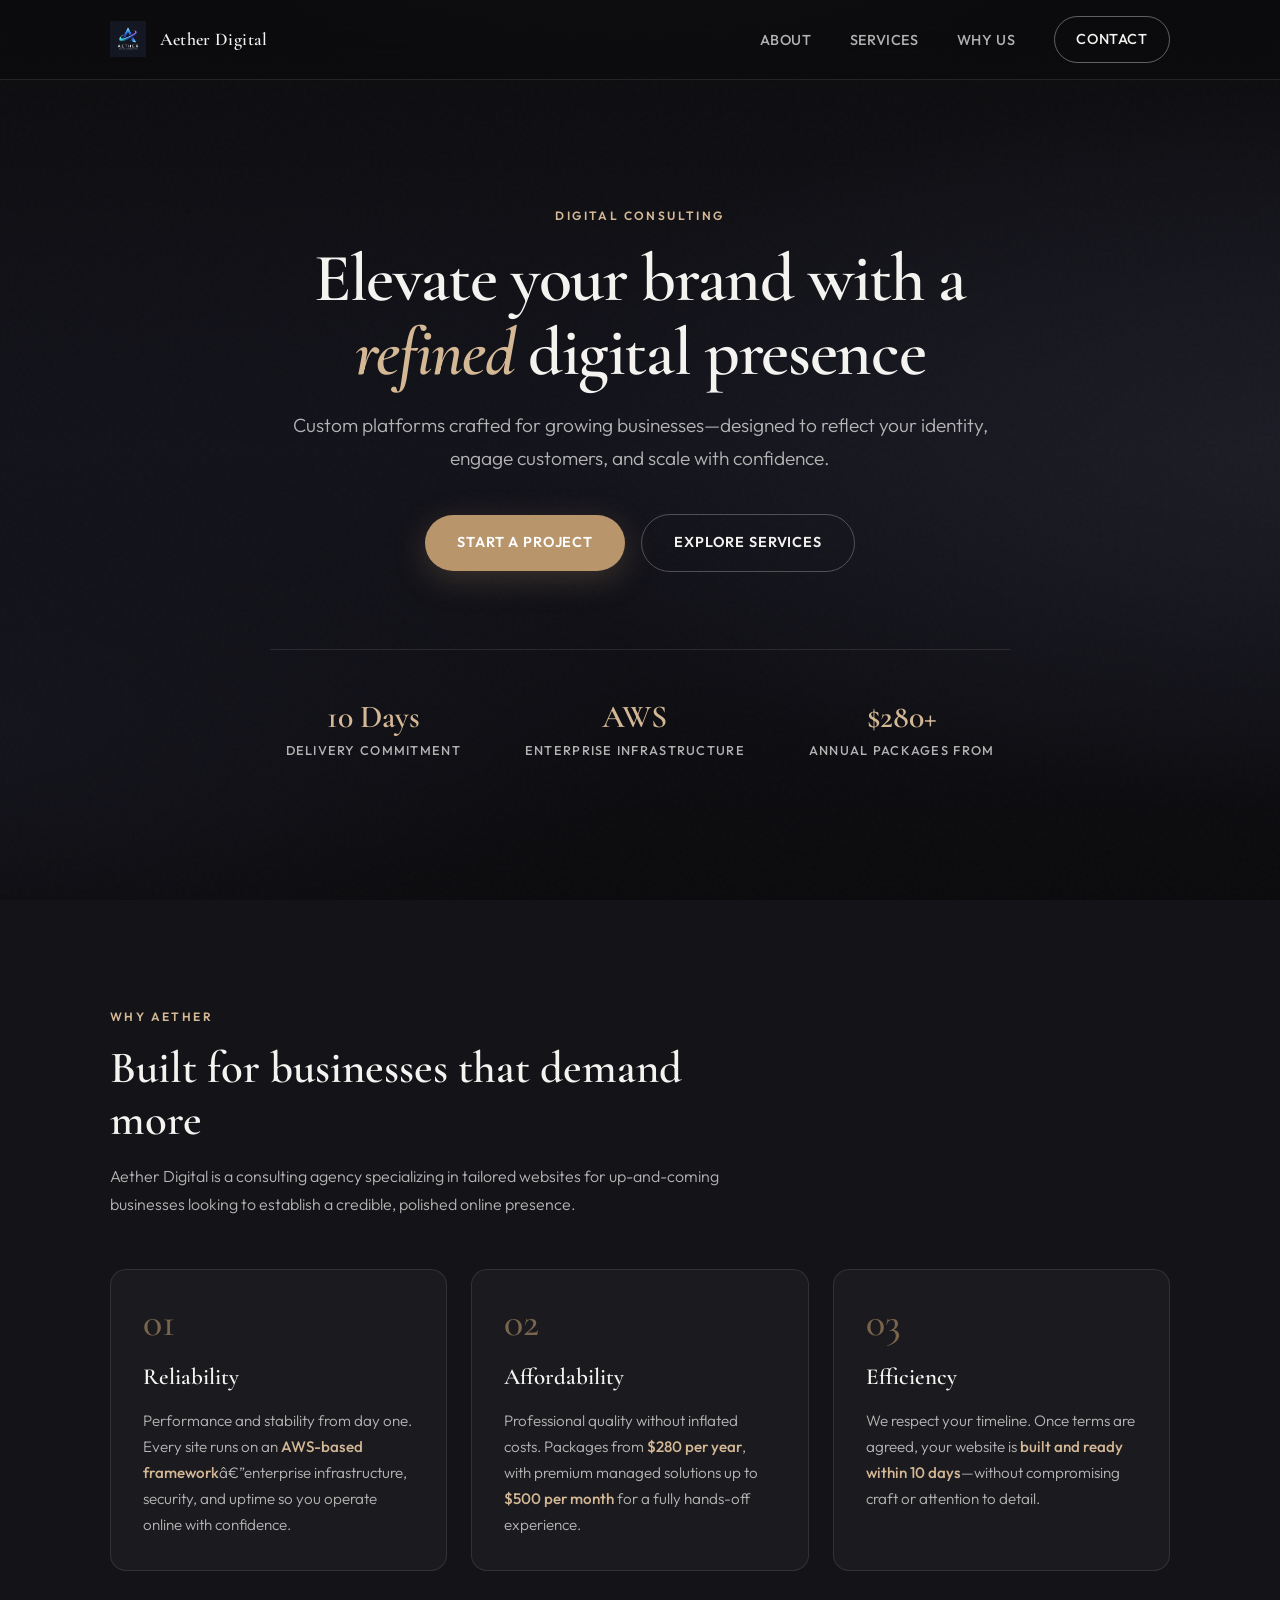
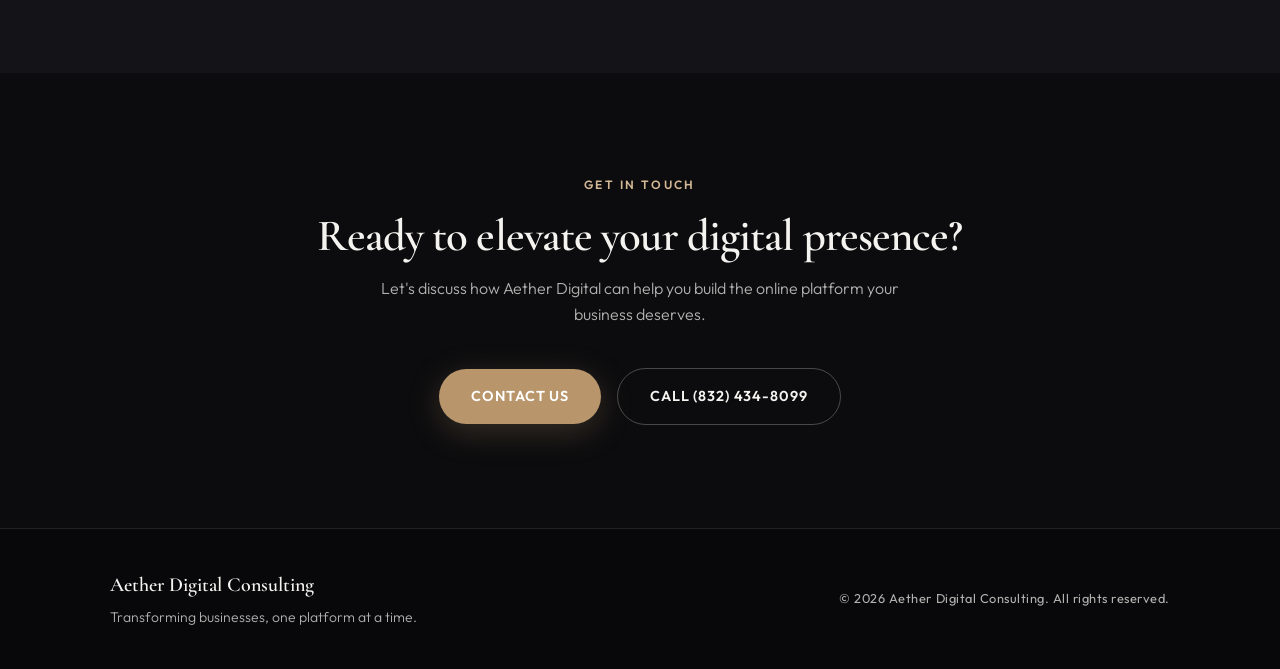
<file: index.html>
<!DOCTYPE html>
<html lang="en">
<head>
  <meta charset="UTF-8" />
  <meta name="viewport" content="width=device-width, initial-scale=1.0" />

  <title>Aether Digital Consulting - Custom Online Platforms for Businesses</title>

  <meta name="description" content="Aether Digital Consulting builds modern, high-performance websites and digital platforms for growing businesses." />

  <meta property="og:type" content="website" />
  <meta property="og:site_name" content="Aether Digital Consulting" />
  <meta property="og:title" content="Aether Digital Consulting" />
  <meta property="og:description" content="Modern websites & digital platforms for growing businesses. Fast turnaround, reliable hosting, and clean design." />
  <meta property="og:url" content="https://aetherdc.com/" />
  <meta property="og:image" content="https://aetherdc.com/og-image.png" />
  <meta property="og:image:width" content="1200" />
  <meta property="og:image:height" content="630" />
  <meta property="og:image:alt" content="Aether Digital Consulting logo" />

  <meta name="twitter:card" content="summary_large_image" />
  <meta name="twitter:title" content="Aether Digital Consulting" />
  <meta name="twitter:description" content="Modern websites & digital platforms for growing businesses." />
  <meta name="twitter:image" content="https://aetherdc.com/og-image.png" />

  <link rel="icon" href="https://aetherdc.com/logo.png" />
  <link rel="apple-touch-icon" href="https://aetherdc.com/logo.png" />

  <link rel="preconnect" href="https://fonts.googleapis.com" />
  <link rel="preconnect" href="https://fonts.gstatic.com" crossorigin />
  <link href="https://fonts.googleapis.com/css2?family=Cormorant+Garamond:ital,wght@0,400;0,500;0,600;0,700;1,400&family=Outfit:wght@300;400;500;600;700&display=swap" rel="stylesheet" />
  <link rel="stylesheet" href="styles.css" />

</head>

<body>
  <nav id="nav">
    <div class="container">
      <a href="index.html" class="logo" aria-label="Aether Digital Consulting home">
        <img src="logo.png" alt="" class="logo-img" width="36" height="36" />
        <span class="logo-text">Aether Digital</span>
      </a>

      <button class="nav-toggle" type="button" aria-label="Toggle menu" aria-expanded="false" aria-controls="nav-menu">
        <span></span><span></span><span></span>
      </button>

      <ul class="nav-links" id="nav-menu">
        <li><a href="about.html">About</a></li>
        <li><a href="services.html">Services</a></li>
        <li><a href="portfolio.html">Why Us</a></li>
        <li><a href="contact.html" class="nav-cta">Contact</a></li>
      </ul>
    </div>
  </nav>
  <section class="hero">
    <div class="hero-inner container">
      <p class="eyebrow eyebrow--light">Digital Consulting</p>
      <h1>Elevate your brand with a <em>refined</em> digital presence</h1>
      <p class="hero-lead">Custom platforms crafted for growing businesses—designed to reflect your identity, engage customers, and scale with confidence.</p>
      <div class="hero-actions">
        <a href="contact.html" class="btn btn-primary">Start a Project</a>
        <a href="services.html" class="btn btn-ghost">Explore Services</a>
      </div>
      <div class="hero-stats">
        <div class="hero-stat">
          <strong>10 Days</strong>
          <span>Delivery commitment</span>
        </div>
        <div class="hero-stat">
          <strong>AWS</strong>
          <span>Enterprise infrastructure</span>
        </div>
        <div class="hero-stat">
          <strong>$280+</strong>
          <span>Annual packages from</span>
        </div>
      </div>
    </div>
  </section>

  <section class="aether-section" id="about">
    <div class="container">
      <div class="aether-header">
        <p class="eyebrow eyebrow--light">Why Aether</p>
        <h2 class="aether-title">Built for businesses that demand more</h2>
        <p class="aether-subtitle">
          Aether Digital is a consulting agency specializing in tailored websites for up-and-coming businesses
          looking to establish a credible, polished online presence.
        </p>
      </div>
      <div class="aether-grid">
        <article class="aether-card">
          <div class="aether-card-num">01</div>
          <h3>Reliability</h3>
          <p>
            Performance and stability from day one. Every site runs on an
            <strong>AWS-based framework</strong>â€”enterprise infrastructure, security, and uptime so you operate online with confidence.
          </p>
        </article>
        <article class="aether-card">
          <div class="aether-card-num">02</div>
          <h3>Affordability</h3>
          <p>
            Professional quality without inflated costs. Packages from <strong>$280 per year</strong>,
            with premium managed solutions up to <strong>$500 per month</strong> for a fully hands-off experience.
          </p>
        </article>
        <article class="aether-card">
          <div class="aether-card-num">03</div>
          <h3>Efficiency</h3>
          <p>
            We respect your timeline. Once terms are agreed, your website is
            <strong>built and ready within 10 days</strong>—without compromising craft or attention to detail.
          </p>
        </article>
      </div>
    </div>
  </section>


  <section class="cta-section" id="contact">
    <div class="container">
      <p class="eyebrow eyebrow--light" style="text-align:center;display:block;">Get in Touch</p>
      <h2 class="section-title section-title--center">Ready to elevate your digital presence?</h2>
      <p class="section-lead">Let's discuss how Aether Digital can help you build the online platform your business deserves.</p>
      <div class="hero-actions" style="justify-content:center;margin-top:1.5rem;">
        <a href="contact.html" class="btn btn-primary">Contact Us</a>
        <a href="tel:+18324348099" class="btn btn-ghost">Call (832) 434-8099</a>
      </div>
    </div>
  </section>

  <footer>
    <div class="container">
      <div>
        <p class="footer-brand">Aether Digital Consulting</p>
        <p class="footer-tagline">Transforming businesses, one platform at a time.</p>
      </div>
      <p class="footer-copy">&copy; 2026 Aether Digital Consulting. All rights reserved.</p>
    </div>
  </footer>

  <script src="nav.js"></script>
</body>
</html>
</file>
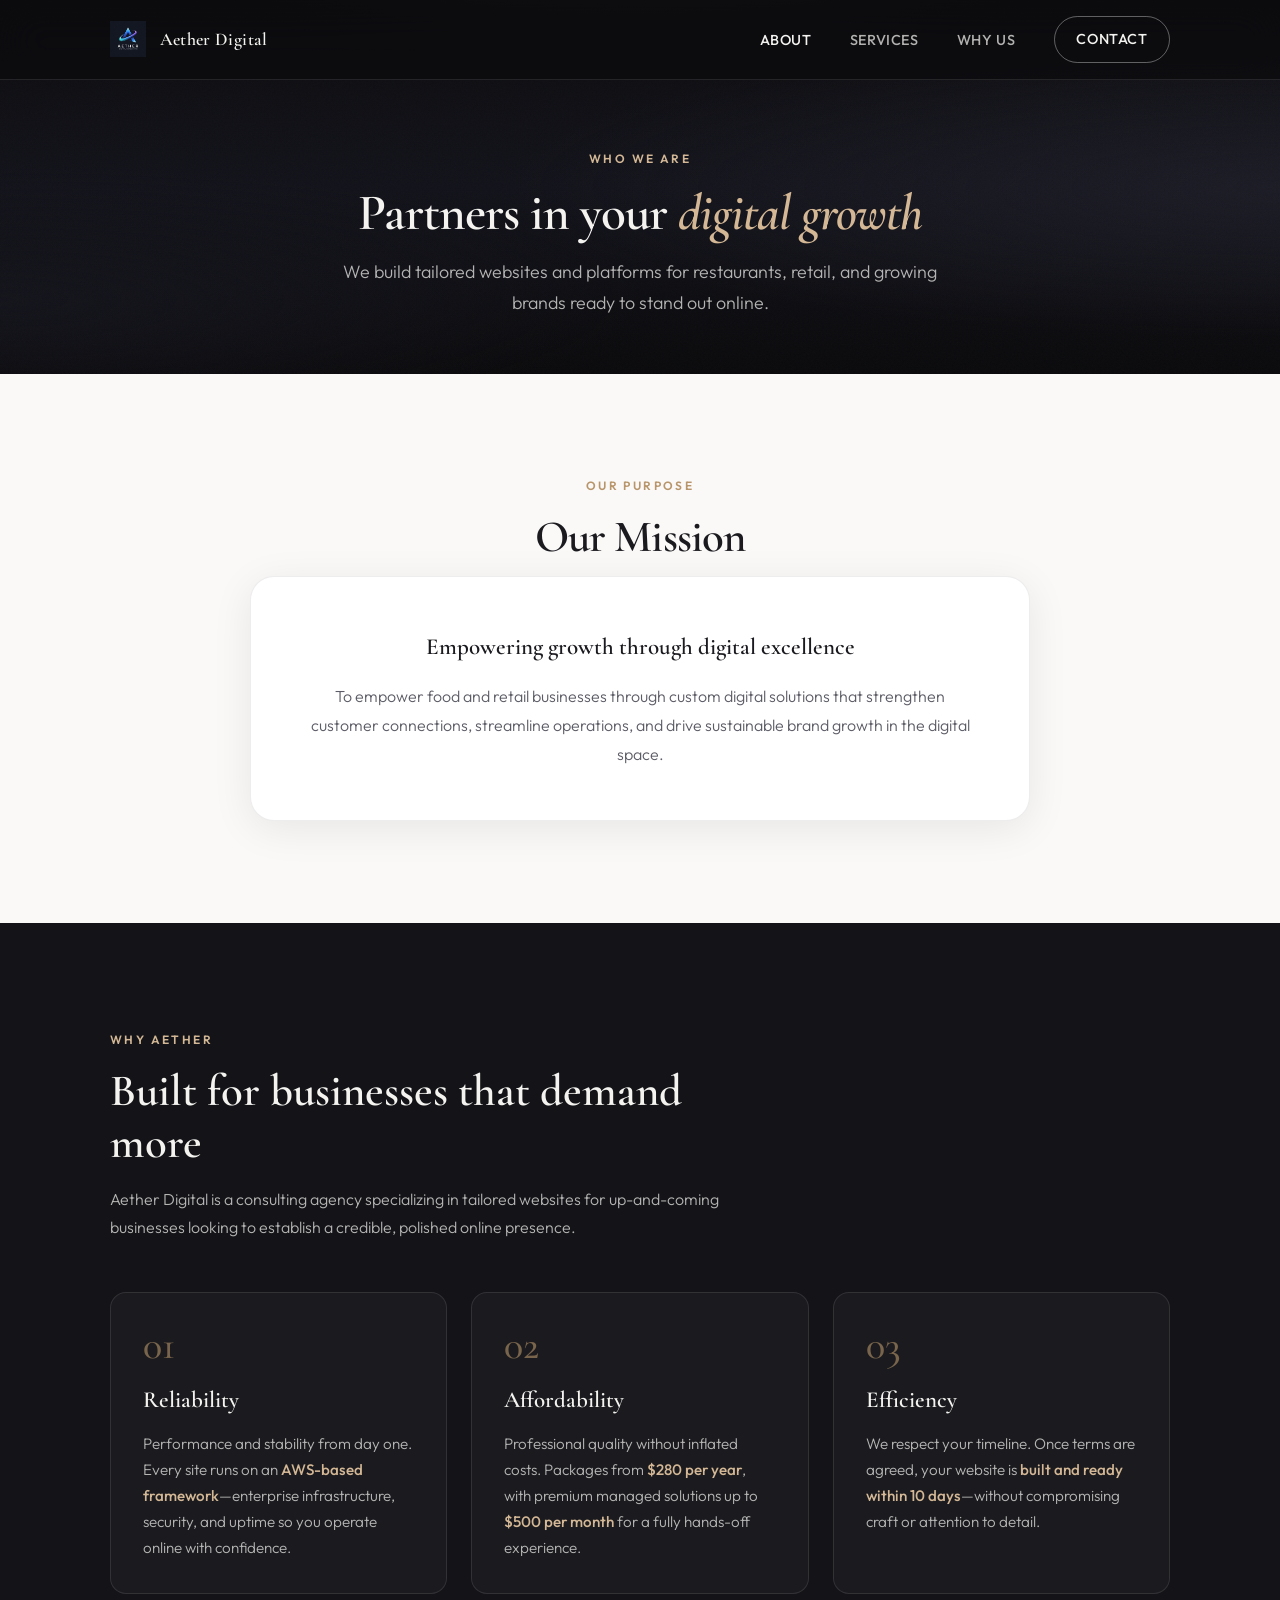
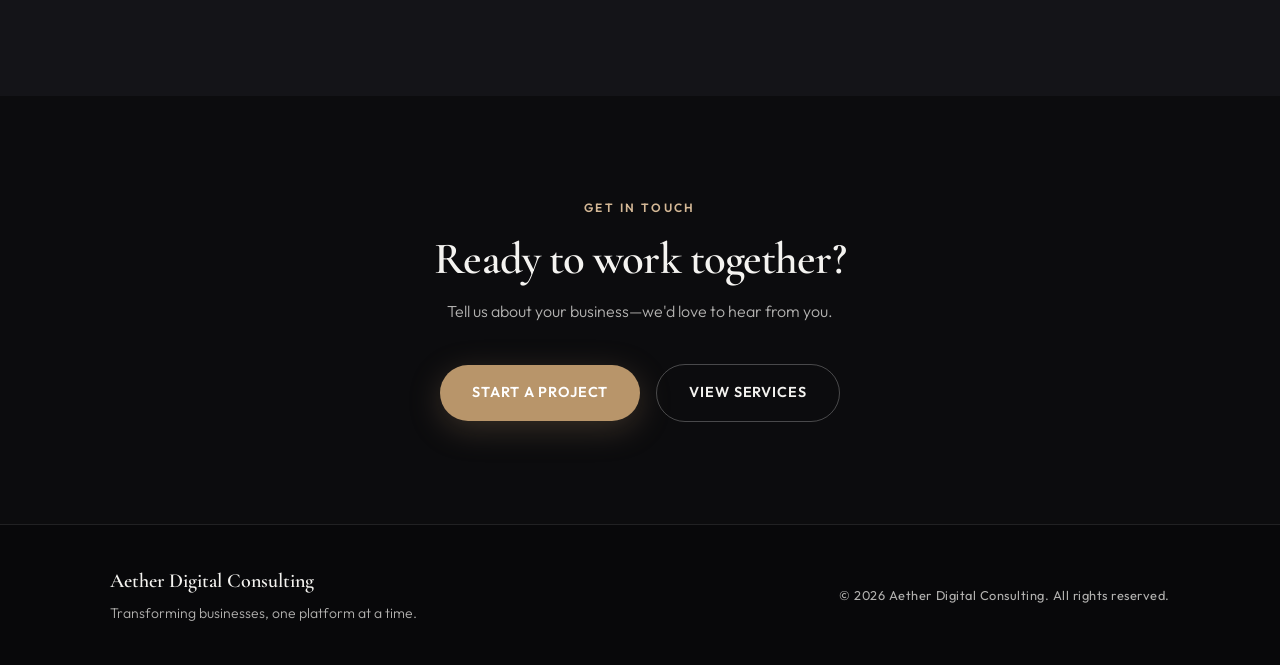
<file: about.html>
<!DOCTYPE html>
<html lang="en">
<head>
  <meta charset="UTF-8" />
  <meta name="viewport" content="width=device-width, initial-scale=1.0" />
  <title>About | Aether Digital Consulting</title>
  <meta name="description" content="Learn about Aether Digital Consulting—our mission, values, and commitment to helping businesses grow online." />
  <link rel="icon" href="https://aetherdc.com/logo.png" />
  <link rel="apple-touch-icon" href="https://aetherdc.com/logo.png" />
  <link rel="preconnect" href="https://fonts.googleapis.com" />
  <link rel="preconnect" href="https://fonts.gstatic.com" crossorigin />
  <link href="https://fonts.googleapis.com/css2?family=Cormorant+Garamond:ital,wght@0,400;0,500;0,600;0,700;1,400&family=Outfit:wght@300;400;500;600;700&display=swap" rel="stylesheet" />
  <link rel="stylesheet" href="styles.css" />
</head>
<body>
  <nav id="nav">
    <div class="container">
      <a href="index.html" class="logo" aria-label="Aether Digital Consulting home">
        <img src="logo.png" alt="" class="logo-img" width="36" height="36" />
        <span class="logo-text">Aether Digital</span>
      </a>
      <button class="nav-toggle" type="button" aria-label="Toggle menu" aria-expanded="false" aria-controls="nav-menu">
        <span></span><span></span><span></span>
      </button>
      <ul class="nav-links" id="nav-menu">
        <li><a href="about.html" class="is-active">About</a></li>
        <li><a href="services.html">Services</a></li>
        <li><a href="portfolio.html">Why Us</a></li>
        <li><a href="contact.html" class="nav-cta">Contact</a></li>
      </ul>
    </div>
  </nav>

  <section class="page-hero">
    <div class="hero-inner container">
      <p class="eyebrow eyebrow--light">Who We Are</p>
      <h1>Partners in your <em>digital growth</em></h1>
      <p class="hero-lead">We build tailored websites and platforms for restaurants, retail, and growing brands ready to stand out online.</p>
    </div>
  </section>

  <section class="mission-vision">
    <div class="container">
      <p class="eyebrow" style="text-align:center;display:block;">Our Purpose</p>
      <h2 class="section-title section-title--center">Our Mission</h2>
      <article class="mission-card">
        <h3>Empowering growth through digital excellence</h3>
        <p>
          To empower food and retail businesses through custom digital solutions that strengthen customer connections,
          streamline operations, and drive sustainable brand growth in the digital space.
        </p>
      </article>
    </div>
  </section>

  <section class="aether-section">
    <div class="container">
      <div class="aether-header">
        <p class="eyebrow eyebrow--light">Why Aether</p>
        <h2 class="aether-title">Built for businesses that demand more</h2>
        <p class="aether-subtitle">
          Aether Digital is a consulting agency specializing in tailored websites for up-and-coming businesses
          looking to establish a credible, polished online presence.
        </p>
      </div>
      <div class="aether-grid">
        <article class="aether-card">
          <div class="aether-card-num">01</div>
          <h3>Reliability</h3>
          <p>
            Performance and stability from day one. Every site runs on an
            <strong>AWS-based framework</strong>—enterprise infrastructure, security, and uptime so you operate online with confidence.
          </p>
        </article>
        <article class="aether-card">
          <div class="aether-card-num">02</div>
          <h3>Affordability</h3>
          <p>
            Professional quality without inflated costs. Packages from <strong>$280 per year</strong>,
            with premium managed solutions up to <strong>$500 per month</strong> for a fully hands-off experience.
          </p>
        </article>
        <article class="aether-card">
          <div class="aether-card-num">03</div>
          <h3>Efficiency</h3>
          <p>
            We respect your timeline. Once terms are agreed, your website is
            <strong>built and ready within 10 days</strong>—without compromising craft or attention to detail.
          </p>
        </article>
      </div>
    </div>
  </section>

  <section class="cta-section">
    <div class="container">
      <p class="eyebrow eyebrow--light" style="text-align:center;display:block;">Get in Touch</p>
      <h2 class="section-title section-title--center">Ready to work together?</h2>
      <p class="section-lead">Tell us about your business—we'd love to hear from you.</p>
      <div class="hero-actions" style="justify-content:center;margin-top:0;">
        <a href="contact.html" class="btn btn-primary">Start a Project</a>
        <a href="services.html" class="btn btn-ghost">View Services</a>
      </div>
    </div>
  </section>

  <footer>
    <div class="container">
      <div>
        <p class="footer-brand">Aether Digital Consulting</p>
        <p class="footer-tagline">Transforming businesses, one platform at a time.</p>
      </div>
      <p class="footer-copy">&copy; 2026 Aether Digital Consulting. All rights reserved.</p>
    </div>
  </footer>

  <script src="nav.js"></script>
</body>
</html>
</file>
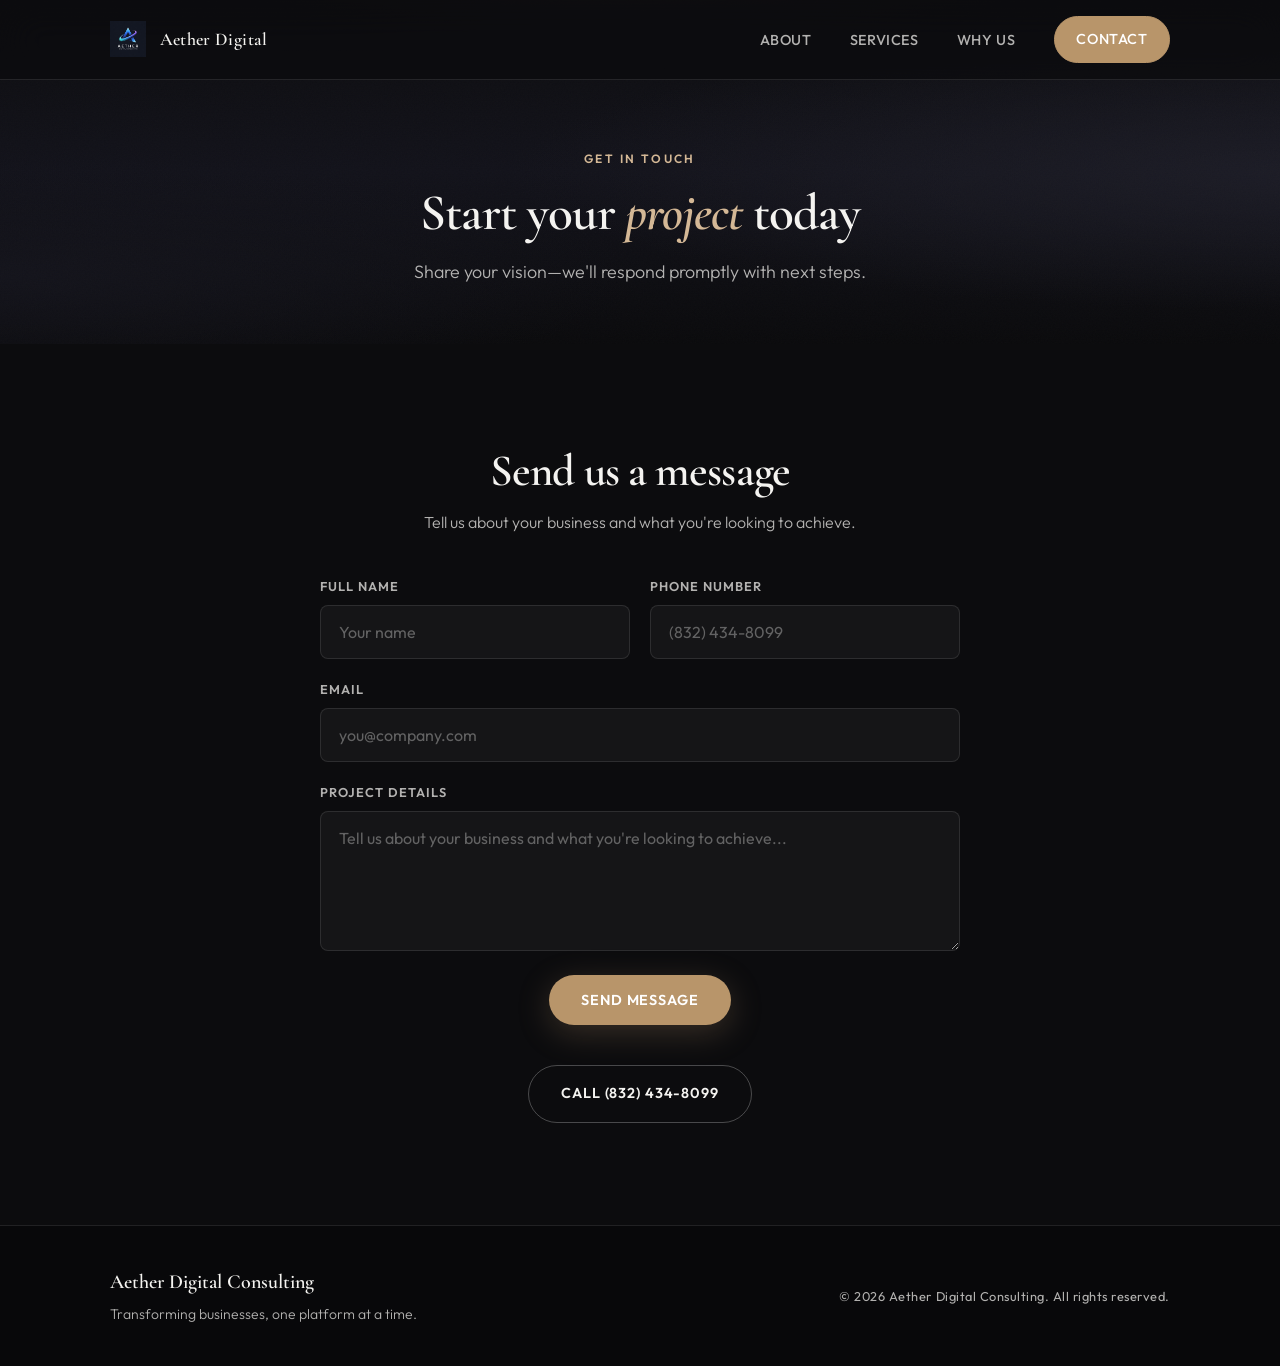
<file: contact.html>
<!DOCTYPE html>
<html lang="en">
<head>
  <meta charset="UTF-8" />
  <meta name="viewport" content="width=device-width, initial-scale=1.0" />
  <title>Contact | Aether Digital Consulting</title>
  <meta name="description" content="Contact Aether Digital Consulting to start your custom website or digital platform project." />
  <link rel="icon" href="https://aetherdc.com/logo.png" />
  <link rel="apple-touch-icon" href="https://aetherdc.com/logo.png" />
  <link rel="preconnect" href="https://fonts.googleapis.com" />
  <link rel="preconnect" href="https://fonts.gstatic.com" crossorigin />
  <link href="https://fonts.googleapis.com/css2?family=Cormorant+Garamond:ital,wght@0,400;0,500;0,600;0,700;1,400&family=Outfit:wght@300;400;500;600;700&display=swap" rel="stylesheet" />
  <link rel="stylesheet" href="styles.css" />
</head>
<body>
  <nav id="nav">
    <div class="container">
      <a href="index.html" class="logo" aria-label="Aether Digital Consulting home">
        <img src="logo.png" alt="" class="logo-img" width="36" height="36" />
        <span class="logo-text">Aether Digital</span>
      </a>
      <button class="nav-toggle" type="button" aria-label="Toggle menu" aria-expanded="false" aria-controls="nav-menu">
        <span></span><span></span><span></span>
      </button>
      <ul class="nav-links" id="nav-menu">
        <li><a href="about.html">About</a></li>
        <li><a href="services.html">Services</a></li>
        <li><a href="portfolio.html">Why Us</a></li>
        <li><a href="contact.html" class="nav-cta is-active">Contact</a></li>
      </ul>
    </div>
  </nav>

  <section class="page-hero">
    <div class="hero-inner container">
      <p class="eyebrow eyebrow--light">Get in Touch</p>
      <h1>Start your <em>project</em> today</h1>
      <p class="hero-lead">Share your vision—we'll respond promptly with next steps.</p>
    </div>
  </section>

  <section class="cta-section" id="contact">
    <div class="container">
      <h2 class="section-title section-title--center">Send us a message</h2>
      <p class="section-lead">Tell us about your business and what you're looking to achieve.</p>

      <form class="contact-form" action="https://formspree.io/f/mrekerrz" method="POST">
        <input type="hidden" name="_redirect" value="https://aetherdc.com/" />

        <div class="contact-grid">
          <div class="field">
            <label for="name">Full Name</label>
            <input id="name" name="name" type="text" placeholder="Your name" required autocomplete="name" />
          </div>
          <div class="field">
            <label for="phone">Phone Number</label>
            <input id="phone" name="phone" type="tel" placeholder="(832) 434-8099" autocomplete="tel" />
          </div>
          <div class="field field-full">
            <label for="email">Email</label>
            <input id="email" name="email" type="email" placeholder="you@company.com" required autocomplete="email" />
          </div>
          <div class="field field-full">
            <label for="message">Project Details</label>
            <textarea id="message" name="message" rows="5" placeholder="Tell us about your business and what you're looking to achieve..." required></textarea>
          </div>
        </div>

        <div class="form-actions">
          <button type="submit" class="btn btn-primary">Send Message</button>
        </div>
      </form>

      <div class="hero-actions" style="justify-content:center;margin-top:2.5rem;">
        <a href="tel:+18324348099" class="btn btn-ghost">Call (832) 434-8099</a>
      </div>
    </div>
  </section>

  <footer>
    <div class="container">
      <div>
        <p class="footer-brand">Aether Digital Consulting</p>
        <p class="footer-tagline">Transforming businesses, one platform at a time.</p>
      </div>
      <p class="footer-copy">&copy; 2026 Aether Digital Consulting. All rights reserved.</p>
    </div>
  </footer>

  <script src="nav.js"></script>
</body>
</html>
</file>
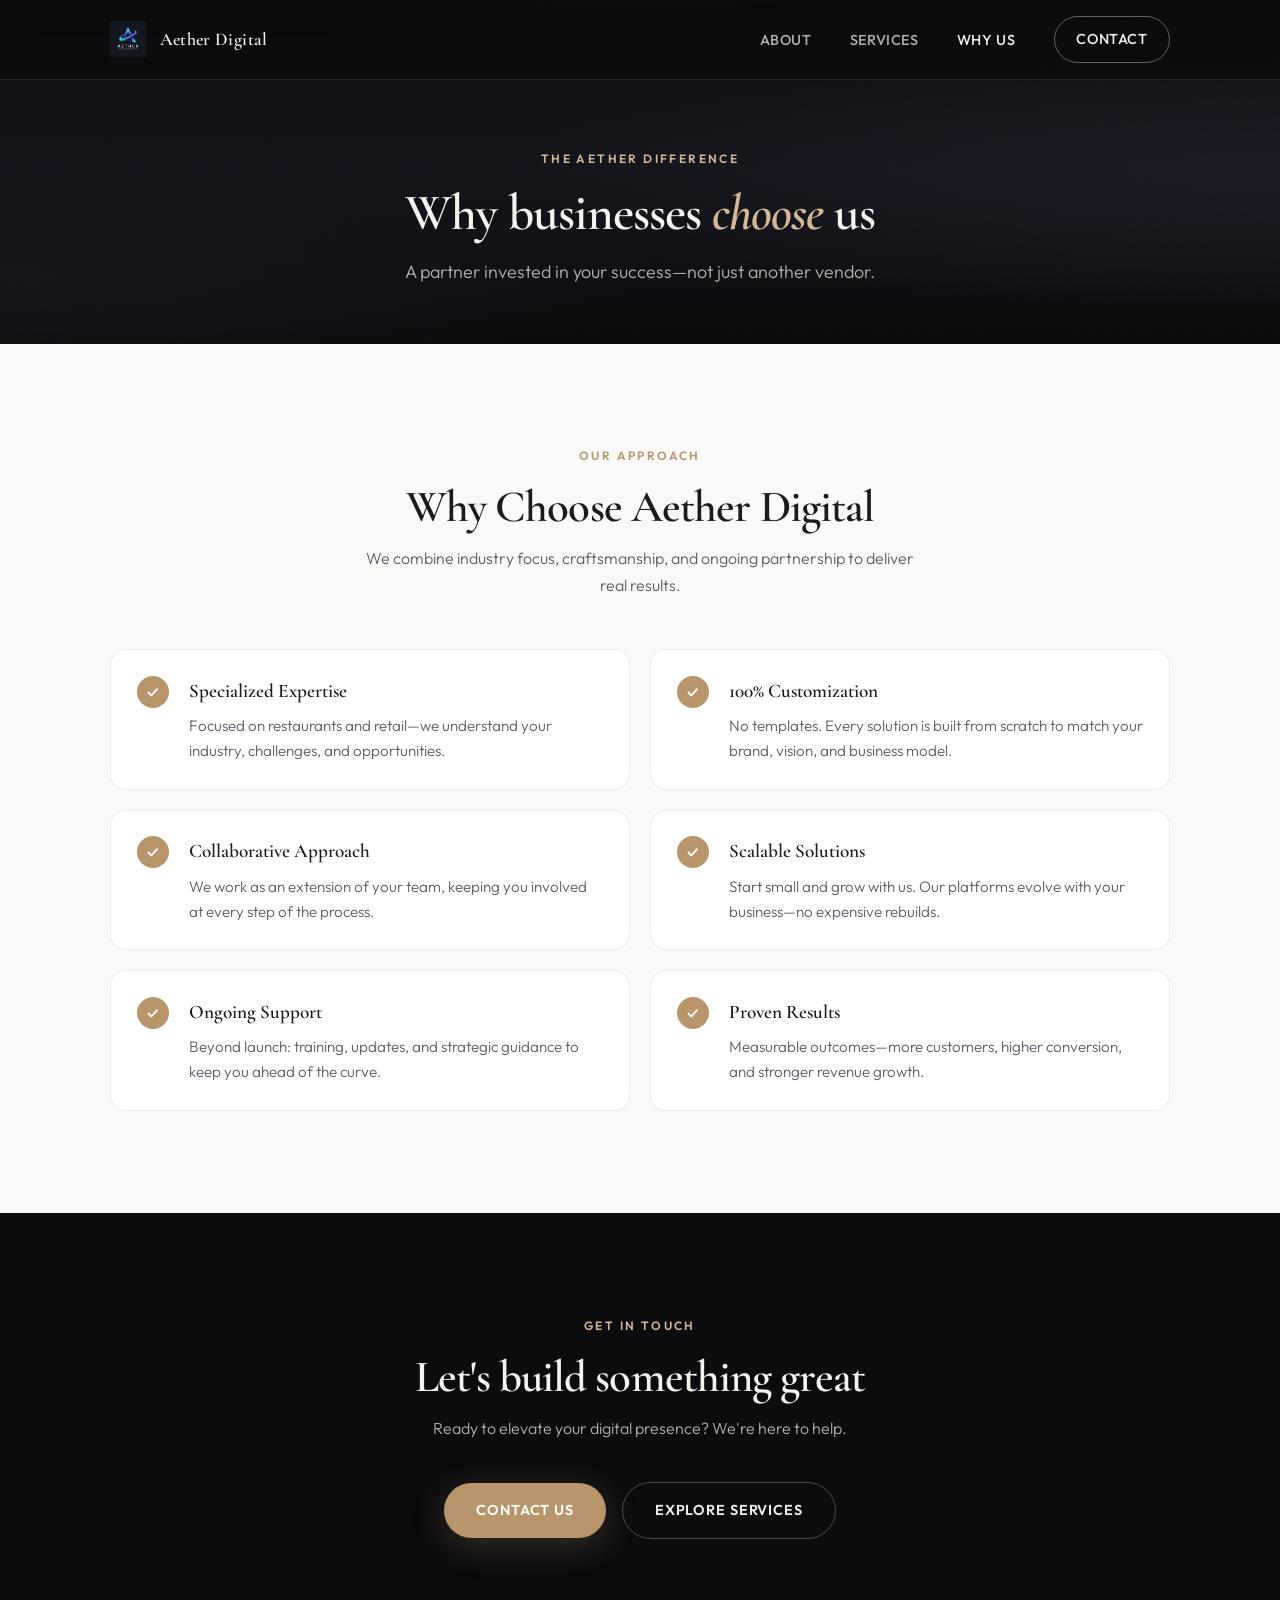
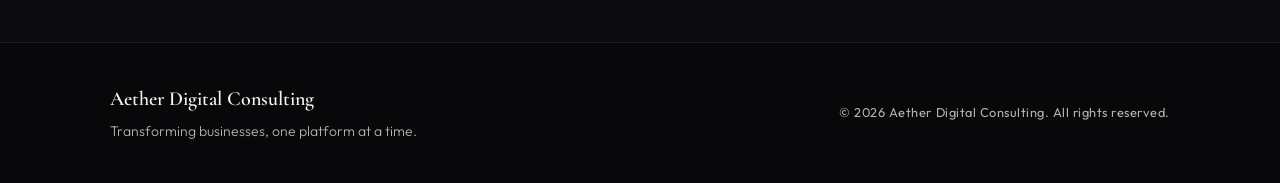
<file: portfolio.html>
<!DOCTYPE html>
<html lang="en">
<head>
  <meta charset="UTF-8" />
  <meta name="viewport" content="width=device-width, initial-scale=1.0" />
  <title>Why Us | Aether Digital Consulting</title>
  <meta name="description" content="Why choose Aether Digital—specialized expertise, custom solutions, collaborative approach, and proven results for restaurants and retail." />
  <link rel="icon" href="https://aetherdc.com/logo.png" />
  <link rel="apple-touch-icon" href="https://aetherdc.com/logo.png" />
  <link rel="preconnect" href="https://fonts.googleapis.com" />
  <link rel="preconnect" href="https://fonts.gstatic.com" crossorigin />
  <link href="https://fonts.googleapis.com/css2?family=Cormorant+Garamond:ital,wght@0,400;0,500;0,600;0,700;1,400&family=Outfit:wght@300;400;500;600;700&display=swap" rel="stylesheet" />
  <link rel="stylesheet" href="styles.css" />
</head>
<body>
  <nav id="nav">
    <div class="container">
      <a href="index.html" class="logo" aria-label="Aether Digital Consulting home">
        <img src="logo.png" alt="" class="logo-img" width="36" height="36" />
        <span class="logo-text">Aether Digital</span>
      </a>
      <button class="nav-toggle" type="button" aria-label="Toggle menu" aria-expanded="false" aria-controls="nav-menu">
        <span></span><span></span><span></span>
      </button>
      <ul class="nav-links" id="nav-menu">
        <li><a href="about.html">About</a></li>
        <li><a href="services.html">Services</a></li>
        <li><a href="portfolio.html" class="is-active">Why Us</a></li>
        <li><a href="contact.html" class="nav-cta">Contact</a></li>
      </ul>
    </div>
  </nav>

  <section class="page-hero">
    <div class="hero-inner container">
      <p class="eyebrow eyebrow--light">The Aether Difference</p>
      <h1>Why businesses <em>choose</em> us</h1>
      <p class="hero-lead">A partner invested in your success—not just another vendor.</p>
    </div>
  </section>

  <section class="why-us">
    <div class="container">
      <p class="eyebrow" style="text-align:center;display:block;">Our Approach</p>
      <h2 class="section-title section-title--center">Why Choose Aether Digital</h2>
      <p class="section-lead">We combine industry focus, craftsmanship, and ongoing partnership to deliver real results.</p>

      <div class="features-list">
        <div class="feature">
          <div class="feature-icon" aria-hidden="true">&#10003;</div>
          <div>
            <h4>Specialized Expertise</h4>
            <p>Focused on restaurants and retail—we understand your industry, challenges, and opportunities.</p>
          </div>
        </div>
        <div class="feature">
          <div class="feature-icon" aria-hidden="true">&#10003;</div>
          <div>
            <h4>100% Customization</h4>
            <p>No templates. Every solution is built from scratch to match your brand, vision, and business model.</p>
          </div>
        </div>
        <div class="feature">
          <div class="feature-icon" aria-hidden="true">&#10003;</div>
          <div>
            <h4>Collaborative Approach</h4>
            <p>We work as an extension of your team, keeping you involved at every step of the process.</p>
          </div>
        </div>
        <div class="feature">
          <div class="feature-icon" aria-hidden="true">&#10003;</div>
          <div>
            <h4>Scalable Solutions</h4>
            <p>Start small and grow with us. Our platforms evolve with your business—no expensive rebuilds.</p>
          </div>
        </div>
        <div class="feature">
          <div class="feature-icon" aria-hidden="true">&#10003;</div>
          <div>
            <h4>Ongoing Support</h4>
            <p>Beyond launch: training, updates, and strategic guidance to keep you ahead of the curve.</p>
          </div>
        </div>
        <div class="feature">
          <div class="feature-icon" aria-hidden="true">&#10003;</div>
          <div>
            <h4>Proven Results</h4>
            <p>Measurable outcomes—more customers, higher conversion, and stronger revenue growth.</p>
          </div>
        </div>
      </div>
    </div>
  </section>

  <section class="cta-section">
    <div class="container">
      <p class="eyebrow eyebrow--light" style="text-align:center;display:block;">Get in Touch</p>
      <h2 class="section-title section-title--center">Let's build something great</h2>
      <p class="section-lead">Ready to elevate your digital presence? We're here to help.</p>
      <div class="hero-actions" style="justify-content:center;margin-top:0;">
        <a href="contact.html" class="btn btn-primary">Contact Us</a>
        <a href="services.html" class="btn btn-ghost">Explore Services</a>
      </div>
    </div>
  </section>

  <footer>
    <div class="container">
      <div>
        <p class="footer-brand">Aether Digital Consulting</p>
        <p class="footer-tagline">Transforming businesses, one platform at a time.</p>
      </div>
      <p class="footer-copy">&copy; 2026 Aether Digital Consulting. All rights reserved.</p>
    </div>
  </footer>

  <script src="nav.js"></script>
</body>
</html>
</file>
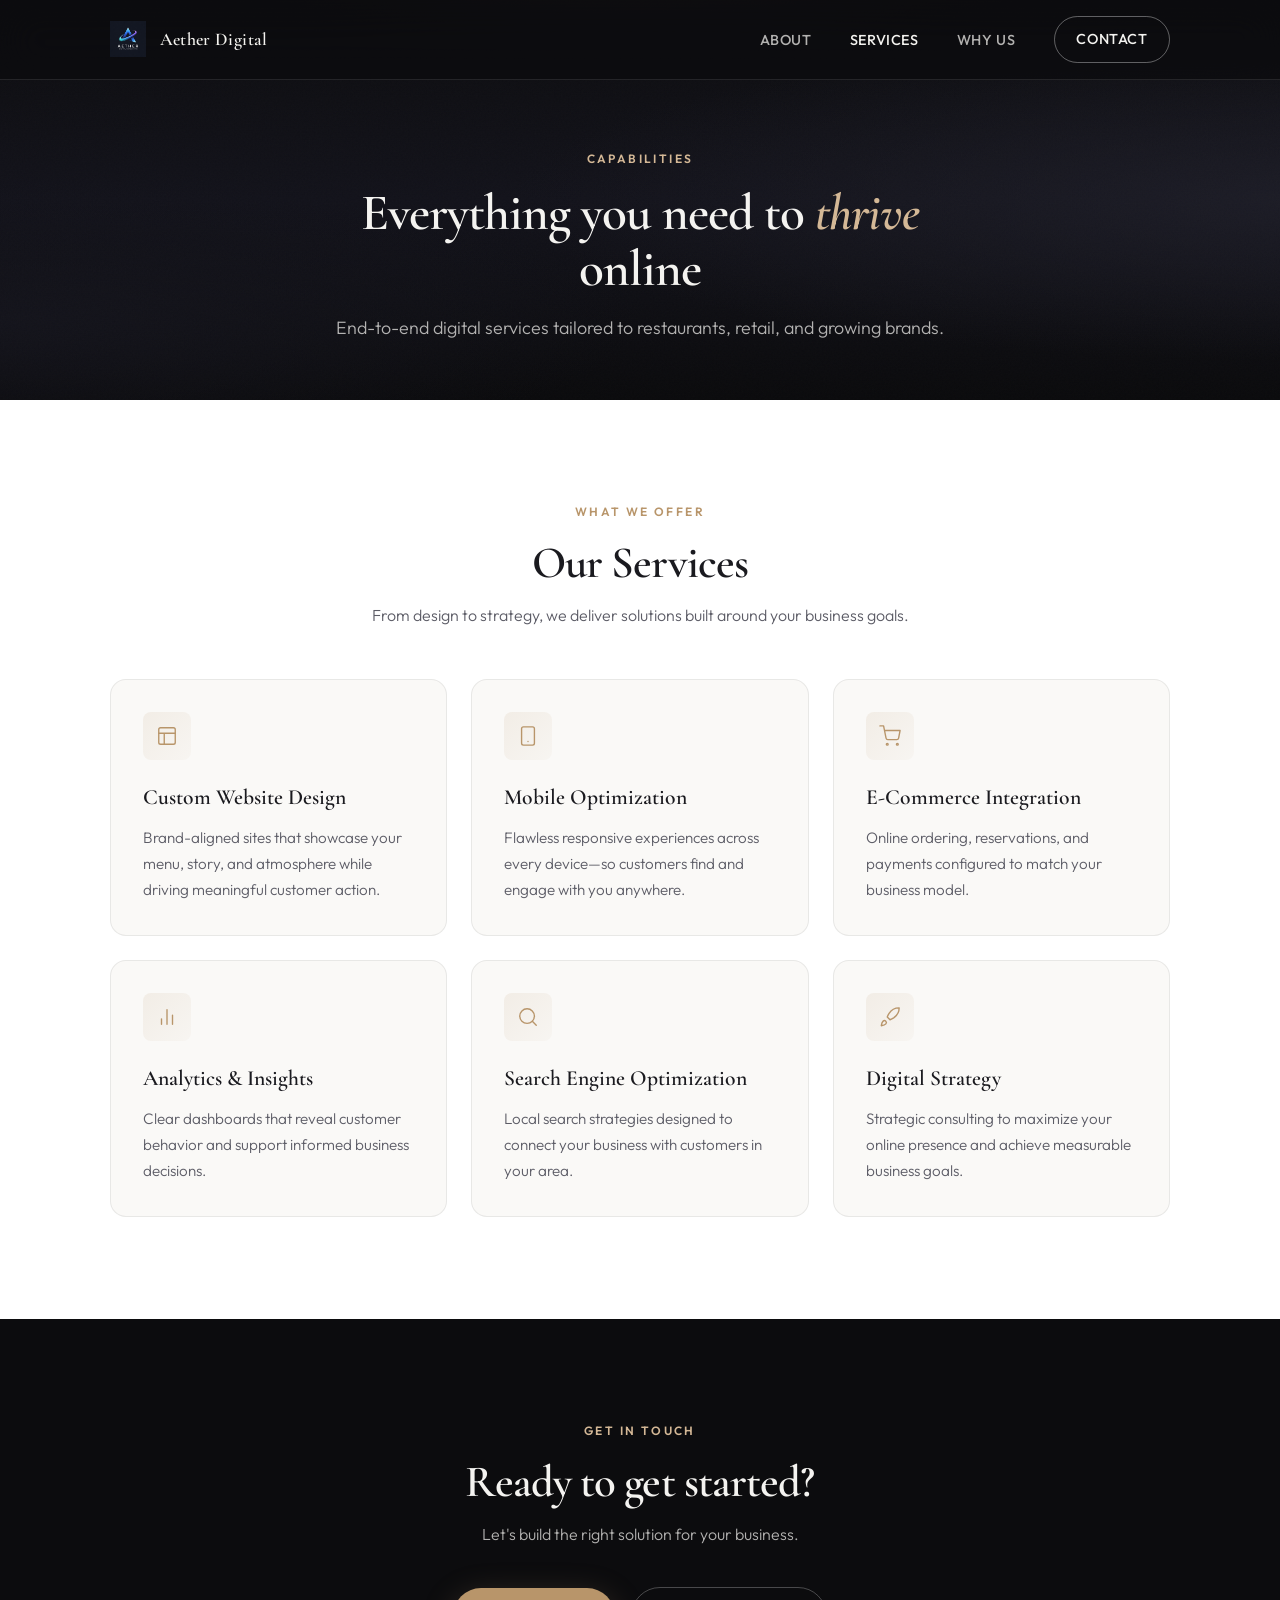
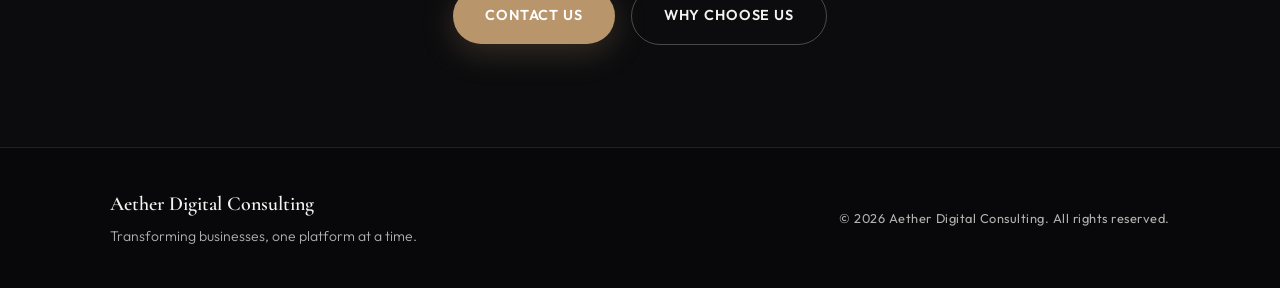
<file: services.html>
<!DOCTYPE html>
<html lang="en">
<head>
  <meta charset="UTF-8" />
  <meta name="viewport" content="width=device-width, initial-scale=1.0" />
  <title>Services | Aether Digital Consulting</title>
  <meta name="description" content="Custom website design, mobile optimization, e-commerce, SEO, analytics, and digital strategy for restaurants and retail." />
  <link rel="icon" href="https://aetherdc.com/logo.png" />
  <link rel="apple-touch-icon" href="https://aetherdc.com/logo.png" />
  <link rel="preconnect" href="https://fonts.googleapis.com" />
  <link rel="preconnect" href="https://fonts.gstatic.com" crossorigin />
  <link href="https://fonts.googleapis.com/css2?family=Cormorant+Garamond:ital,wght@0,400;0,500;0,600;0,700;1,400&family=Outfit:wght@300;400;500;600;700&display=swap" rel="stylesheet" />
  <link rel="stylesheet" href="styles.css" />
</head>
<body>
  <nav id="nav">
    <div class="container">
      <a href="index.html" class="logo" aria-label="Aether Digital Consulting home">
        <img src="logo.png" alt="" class="logo-img" width="36" height="36" />
        <span class="logo-text">Aether Digital</span>
      </a>
      <button class="nav-toggle" type="button" aria-label="Toggle menu" aria-expanded="false" aria-controls="nav-menu">
        <span></span><span></span><span></span>
      </button>
      <ul class="nav-links" id="nav-menu">
        <li><a href="about.html">About</a></li>
        <li><a href="services.html" class="is-active">Services</a></li>
        <li><a href="portfolio.html">Why Us</a></li>
        <li><a href="contact.html" class="nav-cta">Contact</a></li>
      </ul>
    </div>
  </nav>

  <section class="page-hero">
    <div class="hero-inner container">
      <p class="eyebrow eyebrow--light">Capabilities</p>
      <h1>Everything you need to <em>thrive</em> online</h1>
      <p class="hero-lead">End-to-end digital services tailored to restaurants, retail, and growing brands.</p>
    </div>
  </section>

  <section class="services">
    <div class="container">
      <p class="eyebrow" style="text-align:center;display:block;">What We Offer</p>
      <h2 class="section-title section-title--center">Our Services</h2>
      <p class="section-lead">From design to strategy, we deliver solutions built around your business goals.</p>

      <div class="service-grid">
        <article class="service-item">
          <div class="service-icon" aria-hidden="true">
            <svg viewBox="0 0 24 24"><rect x="3" y="3" width="18" height="18" rx="2"/><path d="M3 9h18M9 21V9"/></svg>
          </div>
          <h3>Custom Website Design</h3>
          <p>Brand-aligned sites that showcase your menu, story, and atmosphere while driving meaningful customer action.</p>
        </article>
        <article class="service-item">
          <div class="service-icon" aria-hidden="true">
            <svg viewBox="0 0 24 24"><rect x="5" y="2" width="14" height="20" rx="2"/><path d="M12 18h.01"/></svg>
          </div>
          <h3>Mobile Optimization</h3>
          <p>Flawless responsive experiences across every device—so customers find and engage with you anywhere.</p>
        </article>
        <article class="service-item">
          <div class="service-icon" aria-hidden="true">
            <svg viewBox="0 0 24 24"><circle cx="9" cy="21" r="1"/><circle cx="20" cy="21" r="1"/><path d="M1 1h4l2.68 13.39a2 2 0 0 0 2 1.61h9.72a2 2 0 0 0 2-1.61L23 6H6"/></svg>
          </div>
          <h3>E-Commerce Integration</h3>
          <p>Online ordering, reservations, and payments configured to match your business model.</p>
        </article>
        <article class="service-item">
          <div class="service-icon" aria-hidden="true">
            <svg viewBox="0 0 24 24"><path d="M18 20V10M12 20V4M6 20v-6"/></svg>
          </div>
          <h3>Analytics &amp; Insights</h3>
          <p>Clear dashboards that reveal customer behavior and support informed business decisions.</p>
        </article>
        <article class="service-item">
          <div class="service-icon" aria-hidden="true">
            <svg viewBox="0 0 24 24"><circle cx="11" cy="11" r="8"/><path d="m21 21-4.3-4.3"/></svg>
          </div>
          <h3>Search Engine Optimization</h3>
          <p>Local search strategies designed to connect your business with customers in your area.</p>
        </article>
        <article class="service-item">
          <div class="service-icon" aria-hidden="true">
            <svg viewBox="0 0 24 24"><path d="M4.5 16.5c-1.5 1.26-2 5-2 5s3.74-.5 5-2c.71-.84.7-2.13-.09-2.91a2.18 2.18 0 0 0-2.91-.09z"/><path d="m12 15-3-3a22 22 0 0 1 2-3.95A12.88 12.88 0 0 1 22 2c0 2.72-.78 7.5-6 11a22.35 22.35 0 0 1-4 2z"/></svg>
          </div>
          <h3>Digital Strategy</h3>
          <p>Strategic consulting to maximize your online presence and achieve measurable business goals.</p>
        </article>
      </div>
    </div>
  </section>

  <section class="cta-section">
    <div class="container">
      <p class="eyebrow eyebrow--light" style="text-align:center;display:block;">Get in Touch</p>
      <h2 class="section-title section-title--center">Ready to get started?</h2>
      <p class="section-lead">Let's build the right solution for your business.</p>
      <div class="hero-actions" style="justify-content:center;margin-top:0;">
        <a href="contact.html" class="btn btn-primary">Contact Us</a>
        <a href="portfolio.html" class="btn btn-ghost">Why Choose Us</a>
      </div>
    </div>
  </section>

  <footer>
    <div class="container">
      <div>
        <p class="footer-brand">Aether Digital Consulting</p>
        <p class="footer-tagline">Transforming businesses, one platform at a time.</p>
      </div>
      <p class="footer-copy">&copy; 2026 Aether Digital Consulting. All rights reserved.</p>
    </div>
  </footer>

  <script src="nav.js"></script>
</body>
</html>
</file>
<file: styles.css>
﻿    :root {
      --bg: #faf9f7;
      --bg-elevated: #ffffff;
      --bg-dark: #0c0c0e;
      --bg-dark-soft: #141418;

      --text: #1a1a1f;
      --text-muted: #5c5c66;
      --text-on-dark: #f4f3f0;
      --text-muted-on-dark: rgba(244, 243, 240, 0.72);

      --accent: #b8956a;
      --accent-light: #d4b896;
      --accent-glow: rgba(184, 149, 106, 0.25);

      --border: rgba(26, 26, 31, 0.08);
      --border-dark: rgba(255, 255, 255, 0.1);

      --font-display: "Cormorant Garamond", Georgia, serif;
      --font-body: "Outfit", system-ui, sans-serif;

      --radius-sm: 8px;
      --radius: 16px;
      --radius-lg: 24px;

      --shadow-sm: 0 2px 12px rgba(12, 12, 14, 0.04);
      --shadow: 0 8px 40px rgba(12, 12, 14, 0.08);
      --shadow-lg: 0 24px 64px rgba(12, 12, 14, 0.12);

      --h1: clamp(2.5rem, 5.5vw, 4.25rem);
      --h2: clamp(2rem, 3.5vw, 3rem);
      --h3: clamp(1.25rem, 1.8vw, 1.5rem);
      --p: clamp(1rem, 1.05vw, 1.125rem);
      --label: 0.75rem;

      --section-pad: clamp(4rem, 8vw, 7rem);
      --gutter: clamp(1.25rem, 4vw, 2.5rem);
      --container: 1140px;
      --nav-h: 80px;
    }

    *, *::before, *::after { margin: 0; padding: 0; box-sizing: border-box; }

    html { scroll-behavior: smooth; }

    body {
      font-family: var(--font-body);
      font-weight: 400;
      line-height: 1.65;
      color: var(--text);
      background: var(--bg);
      text-rendering: optimizeLegibility;
      -webkit-font-smoothing: antialiased;
      overflow-x: hidden;
    }

    ::selection {
      background: var(--accent);
      color: #fff;
    }

    a:focus-visible, button:focus-visible {
      outline: 2px solid var(--accent);
      outline-offset: 3px;
    }

    .container {
      max-width: var(--container);
      margin: 0 auto;
      padding: 0 var(--gutter);
    }

    section { padding: var(--section-pad) 0; }

    .eyebrow {
      display: inline-block;
      font-size: var(--label);
      font-weight: 600;
      letter-spacing: 0.2em;
      text-transform: uppercase;
      color: var(--accent);
      margin-bottom: 1rem;
    }

    .eyebrow--light { color: var(--accent-light); }

    .section-title {
      font-family: var(--font-display);
      font-size: var(--h2);
      font-weight: 600;
      line-height: 1.15;
      letter-spacing: -0.02em;
      color: var(--text);
      margin-bottom: 0.75rem;
    }

    .section-title--center { text-align: center; }

    .section-lead {
      text-align: center;
      max-width: 52ch;
      margin: 0 auto clamp(2.5rem, 4vw, 3.5rem);
      color: var(--text-muted);
      font-size: var(--p);
      font-weight: 300;
    }

  /* Navigation */
    nav {
      position: fixed;
      top: 0;
      left: 0;
      right: 0;
      z-index: 1000;
      height: var(--nav-h);
      display: flex;
      align-items: center;
      background: rgba(12, 12, 14, 0.72);
      backdrop-filter: blur(20px);
      -webkit-backdrop-filter: blur(20px);
      border-bottom: 1px solid var(--border-dark);
      transition: background 0.3s ease, box-shadow 0.3s ease;
    }

    nav.scrolled {
      background: rgba(12, 12, 14, 0.92);
      box-shadow: 0 4px 32px rgba(0, 0, 0, 0.2);
    }

    nav .container {
      width: 100%;
      display: flex;
      align-items: center;
      justify-content: space-between;
      gap: 1.5rem;
    }

    .logo {
      display: flex;
      align-items: center;
      gap: 0.85rem;
      color: var(--text-on-dark);
      text-decoration: none;
      min-width: 0;
    }

    .logo-img {
      height: 36px;
      width: auto;
      flex-shrink: 0;
    }

    .logo-text {
      font-family: var(--font-display);
      font-size: clamp(1.1rem, 1.4vw, 1.35rem);
      font-weight: 600;
      letter-spacing: 0.02em;
      white-space: nowrap;
      overflow: hidden;
      text-overflow: ellipsis;
    }

    .nav-links {
      list-style: none;
      display: flex;
      align-items: center;
      gap: clamp(1.5rem, 3vw, 2.5rem);
    }

    .nav-links a {
      color: var(--text-muted-on-dark);
      text-decoration: none;
      font-size: 0.9rem;
      font-weight: 500;
      letter-spacing: 0.04em;
      text-transform: uppercase;
      transition: color 0.2s ease;
    }

    .nav-links a:hover { color: var(--text-on-dark); }

    .nav-cta {
      display: inline-flex;
      align-items: center;
      padding: 0.65rem 1.35rem;
      background: transparent;
      color: var(--text-on-dark) !important;
      border: 1px solid rgba(255, 255, 255, 0.35);
      border-radius: 999px;
      transition: background 0.25s ease, border-color 0.25s ease, color 0.25s ease !important;
    }

    .nav-cta:hover {
      background: var(--accent);
      border-color: var(--accent);
      color: #fff !important;
    }

    .nav-toggle {
      display: none;
      flex-direction: column;
      justify-content: center;
      gap: 6px;
      width: 44px;
      height: 44px;
      padding: 10px;
      background: none;
      border: 1px solid var(--border-dark);
      border-radius: var(--radius-sm);
      cursor: pointer;
    }

    .nav-toggle span {
      display: block;
      height: 1.5px;
      background: var(--text-on-dark);
      transition: transform 0.3s ease, opacity 0.3s ease;
    }

    .nav-toggle[aria-expanded="true"] span:nth-child(1) {
      transform: translateY(7.5px) rotate(45deg);
    }
    .nav-toggle[aria-expanded="true"] span:nth-child(2) { opacity: 0; }
    .nav-toggle[aria-expanded="true"] span:nth-child(3) {
      transform: translateY(-7.5px) rotate(-45deg);
    }

  /* Hero */
    .hero {
      position: relative;
      min-height: 100vh;
      min-height: 100dvh;
      display: flex;
      align-items: center;
      justify-content: center;
      padding: calc(var(--nav-h) + 3rem) var(--gutter) 4rem;
      color: var(--text-on-dark);
      text-align: center;
      overflow: hidden;
      background: var(--bg-dark);
    }

    .hero::before {
      content: "";
      position: absolute;
      inset: 0;
      background:
        radial-gradient(ellipse 80% 50% at 50% -20%, rgba(184, 149, 106, 0.15), transparent 55%),
        radial-gradient(ellipse 60% 40% at 100% 50%, rgba(30, 30, 40, 0.8), transparent),
        radial-gradient(ellipse 50% 35% at 0% 80%, rgba(20, 20, 28, 0.9), transparent),
        linear-gradient(180deg, #0c0c0e 0%, #12121a 50%, #0a0a0c 100%);
      pointer-events: none;
    }

    .hero::after {
      content: "";
      position: absolute;
      inset: 0;
      background-image: url("data:image/svg+xml,%3Csvg viewBox='0 0 256 256' xmlns='http://www.w3.org/2000/svg'%3E%3Cfilter id='n'%3E%3CfeTurbulence type='fractalNoise' baseFrequency='0.9' numOctaves='4' stitchTiles='stitch'/%3E%3C/filter%3E%3Crect width='100%25' height='100%25' filter='url(%23n)' opacity='0.04'/%3E%3C/svg%3E");
      opacity: 0.5;
      pointer-events: none;
    }

    .hero-inner {
      position: relative;
      z-index: 1;
      max-width: 820px;
    }

    .hero h1 {
      font-family: var(--font-display);
      font-size: var(--h1);
      font-weight: 600;
      line-height: 1.08;
      letter-spacing: -0.02em;
      margin-bottom: 1.25rem;
    }

    .hero h1 em {
      font-style: italic;
      color: var(--accent-light);
    }

    .hero-lead {
      font-size: clamp(1.05rem, 1.5vw, 1.25rem);
      font-weight: 300;
      line-height: 1.7;
      color: var(--text-muted-on-dark);
      max-width: 54ch;
      margin: 0 auto 2.5rem;
    }

    .hero-actions {
      display: flex;
      flex-wrap: wrap;
      gap: 1rem;
      justify-content: center;
      align-items: center;
    }

    .btn {
      display: inline-flex;
      align-items: center;
      justify-content: center;
      padding: 1rem 2rem;
      font-family: var(--font-body);
      font-size: 0.9rem;
      font-weight: 600;
      letter-spacing: 0.06em;
      text-transform: uppercase;
      text-decoration: none;
      border-radius: 999px;
      border: none;
      cursor: pointer;
      transition: transform 0.25s ease, box-shadow 0.25s ease, background 0.25s ease;
    }

    .btn-primary {
      background: var(--accent);
      color: #fff;
      box-shadow: 0 8px 32px var(--accent-glow);
    }

    .btn-primary:hover {
      transform: translateY(-2px);
      box-shadow: 0 12px 40px var(--accent-glow);
      background: #c4a06f;
    }

    .btn-ghost {
      background: transparent;
      color: var(--text-on-dark);
      border: 1px solid rgba(255, 255, 255, 0.25);
    }

    .btn-ghost:hover {
      border-color: rgba(255, 255, 255, 0.5);
      background: rgba(255, 255, 255, 0.06);
    }

    .btn-outline {
      background: transparent;
      color: var(--text);
      border: 1px solid var(--border);
    }

    .btn-outline:hover {
      border-color: var(--accent);
      background: rgba(184, 149, 106, 0.08);
      transform: translateY(-2px);
    }

    .hero-stats {
      display: flex;
      flex-wrap: wrap;
      justify-content: center;
      gap: clamp(2rem, 5vw, 4rem);
      margin-top: clamp(3.5rem, 6vw, 5rem);
      padding-top: clamp(2rem, 4vw, 3rem);
      border-top: 1px solid var(--border-dark);
    }

    .hero-stat strong {
      display: block;
      font-family: var(--font-display);
      font-size: clamp(1.75rem, 2.5vw, 2.25rem);
      font-weight: 600;
      color: var(--accent-light);
      line-height: 1.2;
    }

    .hero-stat span {
      font-size: 0.8rem;
      font-weight: 500;
      letter-spacing: 0.1em;
      text-transform: uppercase;
      color: var(--text-muted-on-dark);
    }

  /* About / Why Aether */
    .aether-section {
      background: var(--bg-dark-soft);
      color: var(--text-on-dark);
    }

    .aether-header {
      max-width: 640px;
      margin-bottom: clamp(2.5rem, 4vw, 3.5rem);
    }

    .aether-title {
      font-family: var(--font-display);
      font-size: var(--h2);
      font-weight: 600;
      line-height: 1.15;
      margin-bottom: 1rem;
    }

    .aether-subtitle {
      font-size: var(--p);
      font-weight: 300;
      line-height: 1.75;
      color: var(--text-muted-on-dark);
    }

    .aether-grid {
      display: grid;
      grid-template-columns: repeat(3, 1fr);
      gap: 1.5rem;
    }

    .aether-card {
      position: relative;
      padding: clamp(1.75rem, 2.5vw, 2.25rem);
      background: rgba(255, 255, 255, 0.03);
      border: 1px solid var(--border-dark);
      border-radius: var(--radius);
      transition: border-color 0.3s ease, transform 0.3s ease, background 0.3s ease;
    }

    .aether-card::before {
      content: "";
      position: absolute;
      top: 0;
      left: 1.75rem;
      right: 1.75rem;
      height: 2px;
      background: linear-gradient(90deg, transparent, var(--accent), transparent);
      opacity: 0;
      transition: opacity 0.3s ease;
    }

    .aether-card:hover {
      border-color: rgba(184, 149, 106, 0.35);
      background: rgba(255, 255, 255, 0.05);
      transform: translateY(-4px);
    }

    .aether-card:hover::before { opacity: 1; }

    .aether-card-num {
      font-family: var(--font-display);
      font-size: 2.5rem;
      font-weight: 500;
      color: var(--accent);
      opacity: 0.6;
      line-height: 1;
      margin-bottom: 1rem;
    }

    .aether-card h3 {
      font-family: var(--font-display);
      font-size: var(--h3);
      font-weight: 600;
      margin-bottom: 0.75rem;
    }

    .aether-card p {
      font-size: 0.95rem;
      font-weight: 300;
      line-height: 1.7;
      color: var(--text-muted-on-dark);
    }

    .aether-card strong {
      color: var(--accent-light);
      font-weight: 500;
    }

  /* Mission */
    .mission-vision {
      background: var(--bg);
    }

    .mission-card {
      max-width: 780px;
      margin: 0 auto;
      padding: clamp(2.5rem, 4vw, 3.5rem);
      background: var(--bg-elevated);
      border: 1px solid var(--border);
      border-radius: var(--radius-lg);
      box-shadow: var(--shadow);
      text-align: center;
    }

    .mission-card h3 {
      font-family: var(--font-display);
      font-size: var(--h3);
      font-weight: 600;
      margin-bottom: 1rem;
      color: var(--text);
    }

    .mission-card p {
      font-size: var(--p);
      font-weight: 300;
      line-height: 1.8;
      color: var(--text-muted);
    }

  /* Services */
    .services {
      background: var(--bg-elevated);
    }

    .service-grid {
      display: grid;
      grid-template-columns: repeat(3, 1fr);
      gap: 1.5rem;
    }

    .service-item {
      padding: clamp(1.75rem, 2.5vw, 2.25rem);
      background: var(--bg);
      border: 1px solid var(--border);
      border-radius: var(--radius);
      transition: transform 0.3s ease, box-shadow 0.3s ease, border-color 0.3s ease;
    }

    .service-item:hover {
      transform: translateY(-4px);
      box-shadow: var(--shadow);
      border-color: rgba(184, 149, 106, 0.2);
    }

    .service-icon {
      width: 48px;
      height: 48px;
      display: flex;
      align-items: center;
      justify-content: center;
      margin-bottom: 1.25rem;
      border-radius: var(--radius-sm);
      background: linear-gradient(135deg, rgba(184, 149, 106, 0.12), rgba(184, 149, 106, 0.04));
      color: var(--accent);
    }

    .service-icon svg {
      width: 22px;
      height: 22px;
      stroke: currentColor;
      fill: none;
      stroke-width: 1.5;
      stroke-linecap: round;
      stroke-linejoin: round;
    }

    .service-item h3 {
      font-family: var(--font-display);
      font-size: 1.35rem;
      font-weight: 600;
      margin-bottom: 0.6rem;
      color: var(--text);
    }

    .service-item p {
      font-size: 0.95rem;
      font-weight: 300;
      line-height: 1.7;
      color: var(--text-muted);
    }

  /* Why Choose Us */
    .why-us { background: var(--bg); }

    .features-list {
      display: grid;
      grid-template-columns: repeat(2, 1fr);
      gap: 1.25rem;
    }

    .feature {
      display: flex;
      gap: 1.25rem;
      align-items: flex-start;
      padding: clamp(1.5rem, 2vw, 1.75rem);
      background: var(--bg-elevated);
      border: 1px solid var(--border);
      border-radius: var(--radius);
      transition: border-color 0.3s ease, box-shadow 0.3s ease;
    }

    .feature:hover {
      border-color: rgba(184, 149, 106, 0.25);
      box-shadow: var(--shadow-sm);
    }

    .feature-icon {
      flex-shrink: 0;
      width: 32px;
      height: 32px;
      display: flex;
      align-items: center;
      justify-content: center;
      border-radius: 50%;
      background: var(--accent);
      color: #fff;
      font-size: 0.85rem;
      font-weight: 700;
    }

    .feature h4 {
      font-family: var(--font-display);
      font-size: 1.2rem;
      font-weight: 600;
      margin-bottom: 0.35rem;
      color: var(--text);
    }

    .feature p {
      font-size: 0.95rem;
      font-weight: 300;
      line-height: 1.65;
      color: var(--text-muted);
    }

  /* Contact */
    .cta-section {
      background: var(--bg-dark);
      color: var(--text-on-dark);
      text-align: center;
    }

    .cta-section .section-title { color: var(--text-on-dark); }

    .cta-section .section-lead {
      color: var(--text-muted-on-dark);
      margin-bottom: 2.5rem;
    }

    .contact-form {
      max-width: 640px;
      margin: 0 auto;
      text-align: left;
    }

    .contact-grid {
      display: grid;
      grid-template-columns: 1fr 1fr;
      gap: 1.25rem;
      margin-bottom: 1.5rem;
    }

    .field {
      display: flex;
      flex-direction: column;
      gap: 0.5rem;
    }

    .field-full { grid-column: 1 / -1; }

    .field label {
      font-size: 0.8rem;
      font-weight: 600;
      letter-spacing: 0.08em;
      text-transform: uppercase;
      color: var(--text-muted-on-dark);
    }

    .field input,
    .field textarea {
      width: 100%;
      padding: 1rem 1.15rem;
      font-family: var(--font-body);
      font-size: 1rem;
      font-weight: 400;
      color: var(--text-on-dark);
      background: rgba(255, 255, 255, 0.04);
      border: 1px solid var(--border-dark);
      border-radius: var(--radius-sm);
      outline: none;
      transition: border-color 0.2s ease, box-shadow 0.2s ease;
    }

    .field input::placeholder,
    .field textarea::placeholder {
      color: rgba(244, 243, 240, 0.35);
    }

    .field input:focus,
    .field textarea:focus {
      border-color: rgba(184, 149, 106, 0.5);
      box-shadow: 0 0 0 3px var(--accent-glow);
    }

    .field textarea { resize: vertical; min-height: 140px; }

    .form-actions { text-align: center; margin-top: 0.5rem; }

  /* Footer */
    footer {
      background: #08080a;
      color: var(--text-muted-on-dark);
      padding: 2.5rem 0;
      border-top: 1px solid var(--border-dark);
    }

    footer .container {
      display: flex;
      flex-wrap: wrap;
      align-items: center;
      justify-content: space-between;
      gap: 1.5rem;
    }

    .footer-brand {
      font-family: var(--font-display);
      font-size: 1.25rem;
      font-weight: 600;
      color: var(--text-on-dark);
    }

    .footer-tagline {
      font-size: 0.875rem;
      font-weight: 300;
      margin-top: 0.25rem;
    }

    .footer-copy {
      font-size: 0.8rem;
      letter-spacing: 0.04em;
    }

  /* Responsive */
    @media (max-width: 980px) {
      .service-grid { grid-template-columns: repeat(2, 1fr); }
      .aether-grid { grid-template-columns: 1fr; }
    }

    @media (max-width: 768px) {
      :root { --nav-h: 72px; }

      .nav-toggle { display: flex; }

      .nav-links {
        position: fixed;
        top: var(--nav-h);
        left: 0;
        right: 0;
        flex-direction: column;
        align-items: stretch;
        gap: 0;
        padding: 1.5rem var(--gutter) 2rem;
        background: rgba(12, 12, 14, 0.98);
        border-bottom: 1px solid var(--border-dark);
        transform: translateY(-100%);
        opacity: 0;
        visibility: hidden;
        transition: transform 0.35s ease, opacity 0.35s ease, visibility 0.35s;
      }

      .nav-links.is-open {
        transform: translateY(0);
        opacity: 1;
        visibility: visible;
      }

      .nav-links li { border-bottom: 1px solid var(--border-dark); }
      .nav-links li:last-child { border-bottom: none; padding-top: 0.5rem; }

      .nav-links a {
        display: block;
        padding: 1rem 0;
        font-size: 0.85rem;
      }

      .nav-cta {
        text-align: center;
        justify-content: center;
        margin-top: 0.5rem;
      }

      .hero-stats { gap: 1.75rem; }
      .service-grid,
      .features-list { grid-template-columns: 1fr; }
      .contact-grid { grid-template-columns: 1fr; }

      footer .container { flex-direction: column; text-align: center; }
    }

    @media (min-width: 1600px) {
      :root { --container: 1280px; }
    }

    @media (prefers-reduced-motion: reduce) {
      *, *::before, *::after {
        animation-duration: 0.01ms !important;
        transition-duration: 0.01ms !important;
      }
      html { scroll-behavior: auto; }
    }
/* Inner page hero */
.page-hero {
  position: relative;
  padding: calc(var(--nav-h) + 4rem) var(--gutter) 3.5rem;
  color: var(--text-on-dark);
  text-align: center;
  overflow: hidden;
  background: var(--bg-dark);
}

.page-hero::before {
  content: "";
  position: absolute;
  inset: 0;
  background:
    radial-gradient(ellipse 80% 50% at 50% -20%, rgba(184, 149, 106, 0.15), transparent 55%),
    radial-gradient(ellipse 60% 40% at 100% 50%, rgba(30, 30, 40, 0.8), transparent),
    radial-gradient(ellipse 50% 35% at 0% 80%, rgba(20, 20, 28, 0.9), transparent),
    linear-gradient(180deg, #0c0c0e 0%, #12121a 50%, #0a0a0c 100%);
  pointer-events: none;
}

.page-hero::after {
  content: "";
  position: absolute;
  inset: 0;
  background-image: url("data:image/svg+xml,%3Csvg viewBox='0 0 256 256' xmlns='http://www.w3.org/2000/svg'%3E%3Cfilter id='n'%3E%3CfeTurbulence type='fractalNoise' baseFrequency='0.9' numOctaves='4' stitchTiles='stitch'/%3E%3C/filter%3E%3Crect width='100%25' height='100%25' filter='url(%23n)' opacity='0.04'/%3E%3C/svg%3E");
  opacity: 0.5;
  pointer-events: none;
}

.page-hero .hero-inner {
  position: relative;
  z-index: 1;
  max-width: 720px;
  margin: 0 auto;
}

.page-hero h1 {
  font-family: var(--font-display);
  font-size: clamp(2rem, 4vw, 3.25rem);
  font-weight: 600;
  line-height: 1.1;
  letter-spacing: -0.02em;
  margin-bottom: 1rem;
}

.page-hero h1 em {
  font-style: italic;
  color: var(--accent-light);
}

.page-hero .hero-lead {
  font-size: clamp(1.05rem, 1.4vw, 1.2rem);
  font-weight: 300;
  line-height: 1.7;
  color: var(--text-muted-on-dark);
  max-width: 52ch;
  margin: 0 auto;
}

.nav-links a.is-active:not(.nav-cta) {
  color: var(--text-on-dark);
}

.nav-links a.is-active.nav-cta {
  background: var(--accent);
  border-color: var(--accent);
  color: #fff !important;
}

.about-split {
  display: grid;
  grid-template-columns: 1.05fr 0.95fr;
  gap: clamp(2rem, 4vw, 3.5rem);
  align-items: center;
}

.about-split p {
  font-size: var(--p);
  font-weight: 300;
  line-height: 1.8;
  color: var(--text-muted);
  margin-bottom: 1rem;
}

.about-image {
  width: 100%;
  aspect-ratio: 4 / 3;
  border-radius: var(--radius-lg);
  border: 1px solid var(--border);
  box-shadow: var(--shadow);
  background:
    linear-gradient(rgba(12, 12, 14, 0.35), rgba(12, 12, 14, 0.35)),
    url("about.jpeg") center / cover no-repeat;
}

@media (max-width: 980px) {
  .about-split { grid-template-columns: 1fr; }
  .about-image { aspect-ratio: 16 / 9; }
}
</file>
